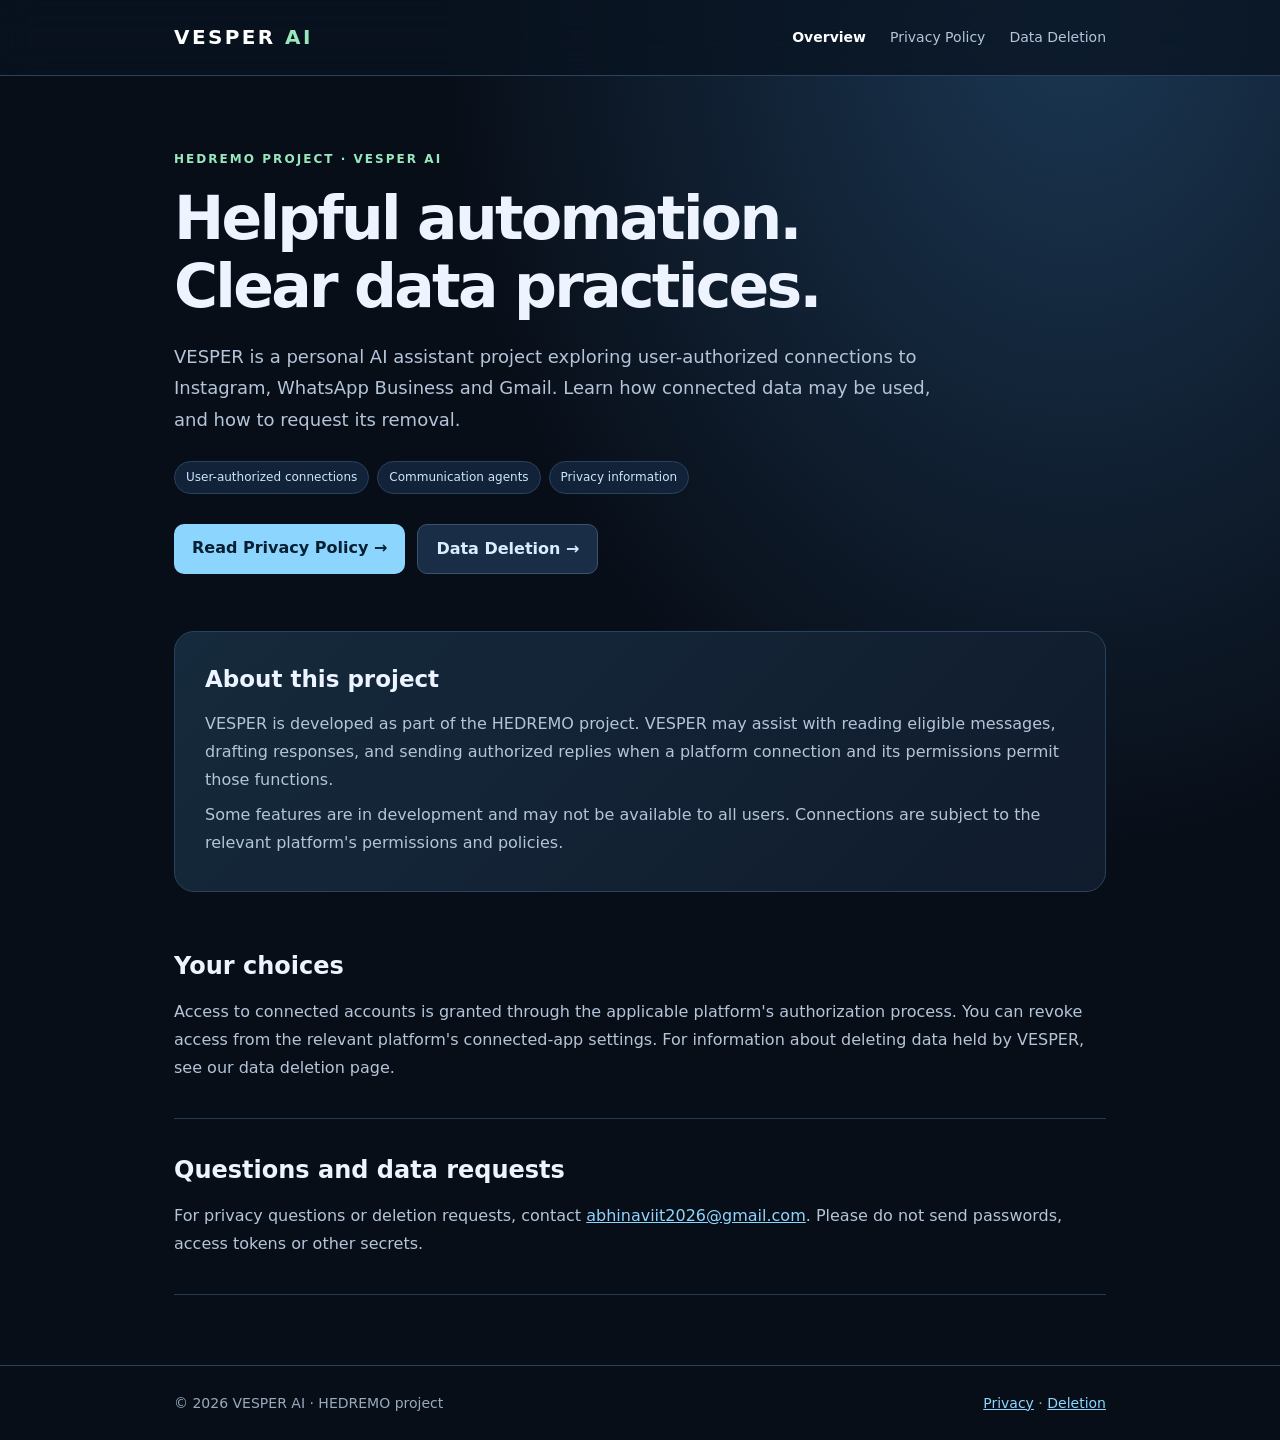
<file: index.html>
<!doctype html><html lang="en"><head><meta charset="utf-8"><meta name="viewport" content="width=device-width, initial-scale=1"><meta name="description" content="VESPER AI — privacy and data deletion information for connected messaging integrations."><title>VESPER AI | Privacy & Transparency</title><link rel="stylesheet" href="style.css"></head><body><header><div class="wrap nav"><a class="brand" href="index.html">VESPER <em>AI</em></a><nav aria-label="Main navigation"><a href="index.html" aria-current="page">Overview</a><a href="privacy-policy.html">Privacy Policy</a><a href="data-deletion.html">Data Deletion</a></nav></div></header><main><div class="wrap"><div class="hero"><div class="eyebrow">HEDREMO PROJECT · VESPER AI</div><h1>Helpful automation. Clear data practices.</h1><p class="lede">VESPER is a personal AI assistant project exploring user-authorized connections to Instagram, WhatsApp Business and Gmail. Learn how connected data may be used, and how to request its removal.</p><span class="chip">User-authorized connections</span><span class="chip">Communication agents</span><span class="chip">Privacy information</span><div class="links"><a class="btn" href="privacy-policy.html">Read Privacy Policy →</a><a class="btn alt" href="data-deletion.html">Data Deletion →</a></div></div><div class="panel"><h2>About this project</h2><p>VESPER is developed as part of the HEDREMO project. VESPER may assist with reading eligible messages, drafting responses, and sending authorized replies when a platform connection and its permissions permit those functions.</p><p>Some features are in development and may not be available to all users. Connections are subject to the relevant platform's permissions and policies.</p></div><div class="content"><section><h2>Your choices</h2><p>Access to connected accounts is granted through the applicable platform's authorization process. You can revoke access from the relevant platform's connected-app settings. For information about deleting data held by VESPER, see our data deletion page.</p></section><section><h2>Questions and data requests</h2><p>For privacy questions or deletion requests, contact <a href="mailto:abhinaviit2026@gmail.com">abhinaviit2026@gmail.com</a>. Please do not send passwords, access tokens or other secrets.</p></section></div></div></main><footer><div class="wrap"><span>© 2026 VESPER AI · HEDREMO project</span><span><a href="privacy-policy.html">Privacy</a> · <a href="data-deletion.html">Deletion</a></span></div></footer></body></html>
</file>
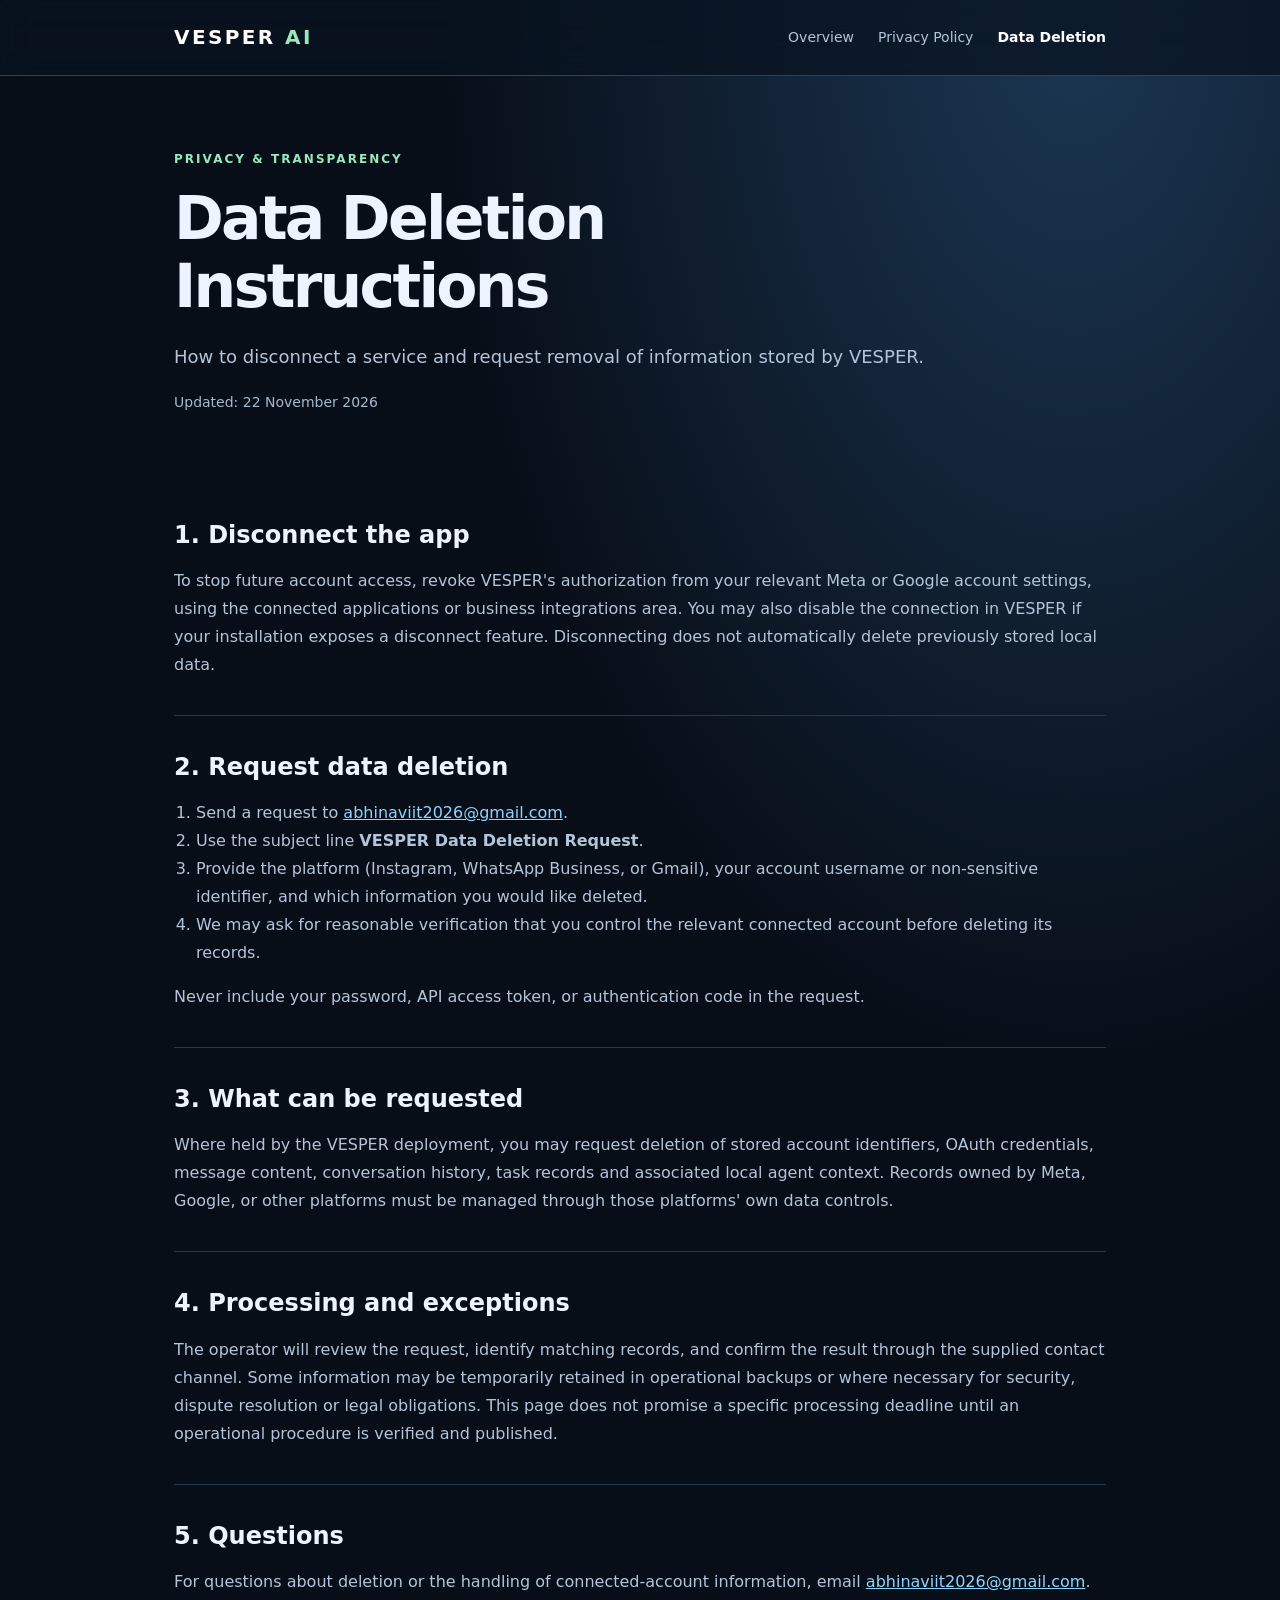
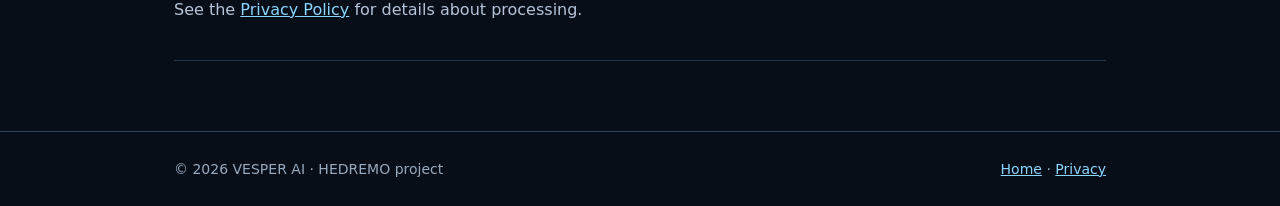
<file: data-deletion.html>
<!doctype html><html lang="en"><head><meta charset="utf-8"><meta name="viewport" content="width=device-width, initial-scale=1"><meta name="description" content="Instructions for deleting VESPER AI connected-account and messaging data."><title>Data Deletion Instructions | VESPER AI</title><link rel="stylesheet" href="style.css"></head><body><header><div class="wrap nav"><a class="brand" href="index.html">VESPER <em>AI</em></a><nav aria-label="Main navigation"><a href="index.html">Overview</a><a href="privacy-policy.html">Privacy Policy</a><a href="data-deletion.html" aria-current="page">Data Deletion</a></nav></div></header><main><div class="wrap"><div class="hero"><div class="eyebrow">Privacy & transparency</div><h1>Data Deletion Instructions</h1><p class="lede">How to disconnect a service and request removal of information stored by VESPER.</p><p class="last">Updated: 22 November 2026</p></div><div class="content"><section><h2>1. Disconnect the app</h2><p>To stop future account access, revoke VESPER's authorization from your relevant Meta or Google account settings, using the connected applications or business integrations area. You may also disable the connection in VESPER if your installation exposes a disconnect feature. Disconnecting does not automatically delete previously stored local data.</p></section><section><h2>2. Request data deletion</h2><ol><li>Send a request to <a href="mailto:abhinaviit2026@gmail.com">abhinaviit2026@gmail.com</a>.</li><li>Use the subject line <strong>VESPER Data Deletion Request</strong>.</li><li>Provide the platform (Instagram, WhatsApp Business, or Gmail), your account username or non-sensitive identifier, and which information you would like deleted.</li><li>We may ask for reasonable verification that you control the relevant connected account before deleting its records.</li></ol><p>Never include your password, API access token, or authentication code in the request.</p></section><section><h2>3. What can be requested</h2><p>Where held by the VESPER deployment, you may request deletion of stored account identifiers, OAuth credentials, message content, conversation history, task records and associated local agent context. Records owned by Meta, Google, or other platforms must be managed through those platforms' own data controls.</p></section><section><h2>4. Processing and exceptions</h2><p>The operator will review the request, identify matching records, and confirm the result through the supplied contact channel. Some information may be temporarily retained in operational backups or where necessary for security, dispute resolution or legal obligations. This page does not promise a specific processing deadline until an operational procedure is verified and published.</p></section><section><h2>5. Questions</h2><p>For questions about deletion or the handling of connected-account information, email <a href="mailto:abhinaviit2026@gmail.com">abhinaviit2026@gmail.com</a>. See the <a href="privacy-policy.html">Privacy Policy</a> for details about processing.</p></section></div></div></main><footer><div class="wrap"><span>© 2026 VESPER AI · HEDREMO project</span><span><a href="index.html">Home</a> · <a href="privacy-policy.html">Privacy</a></span></div></footer></body></html>
</file>
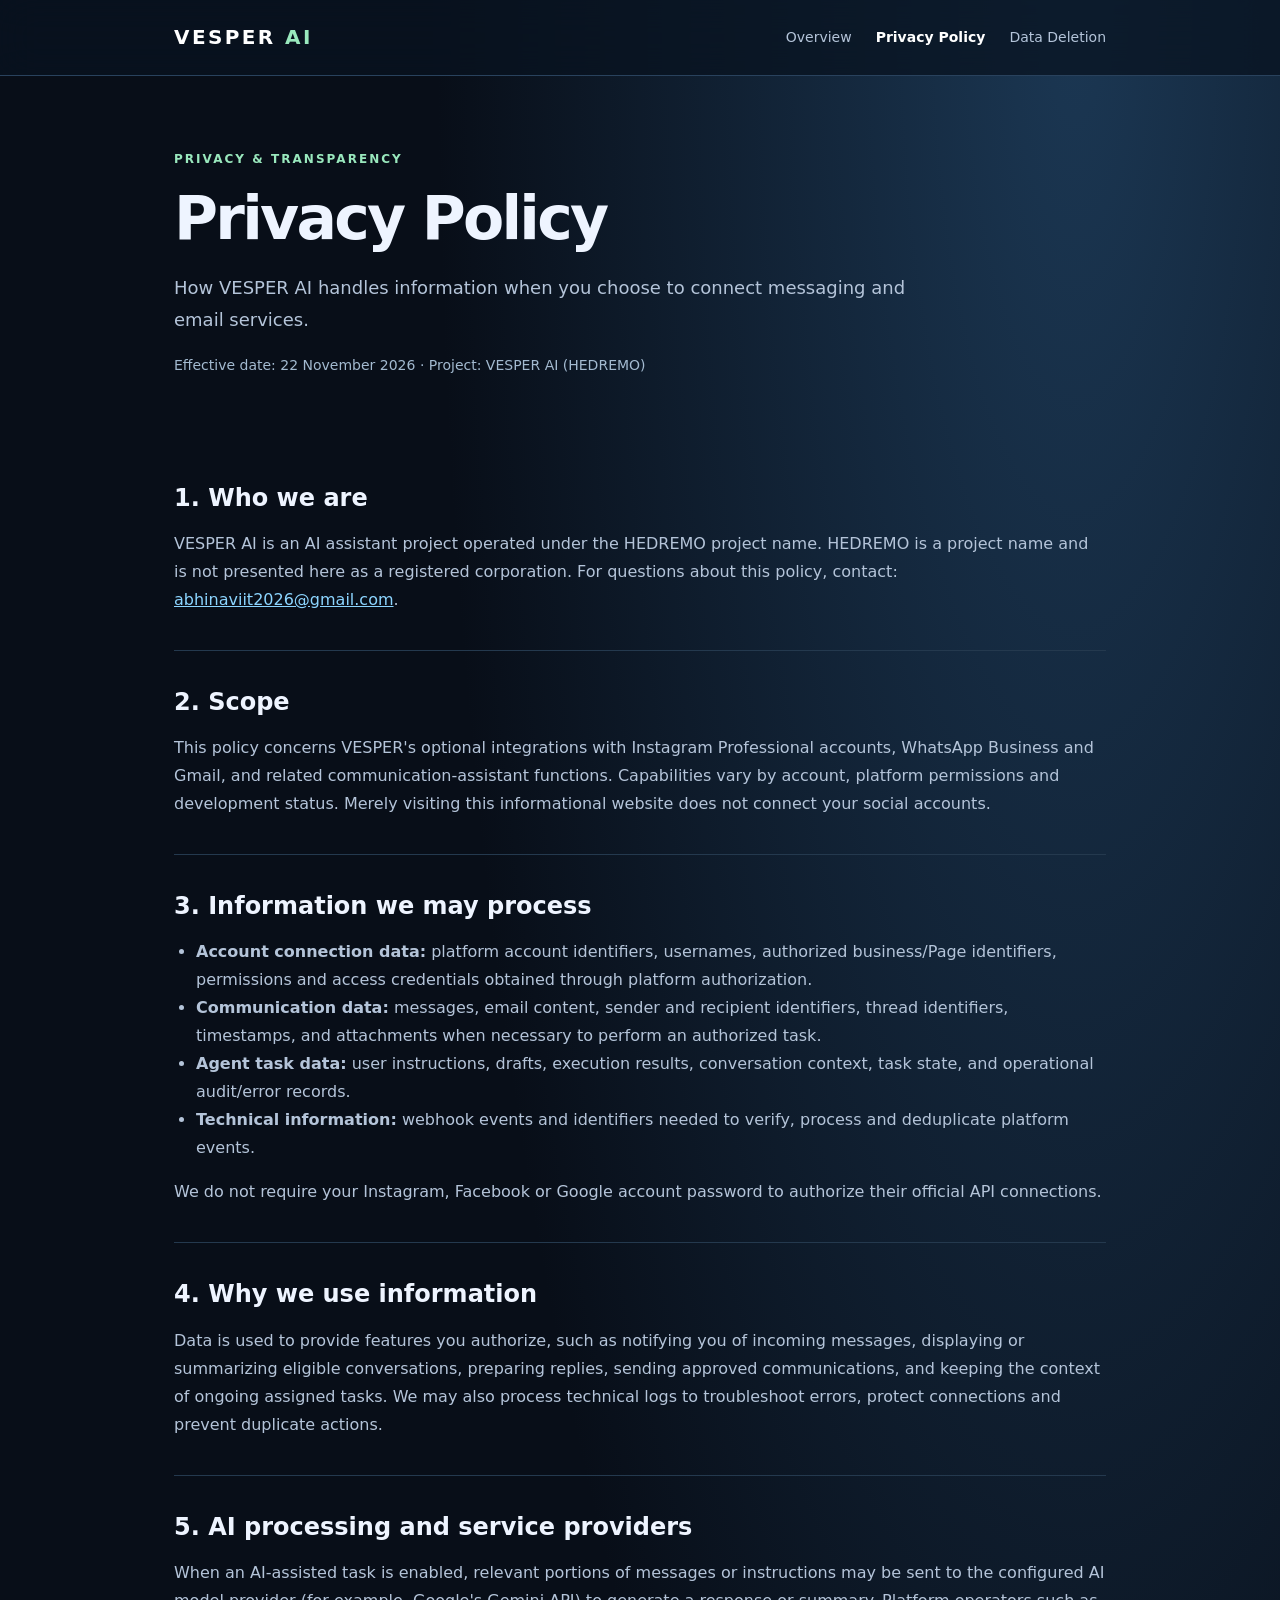
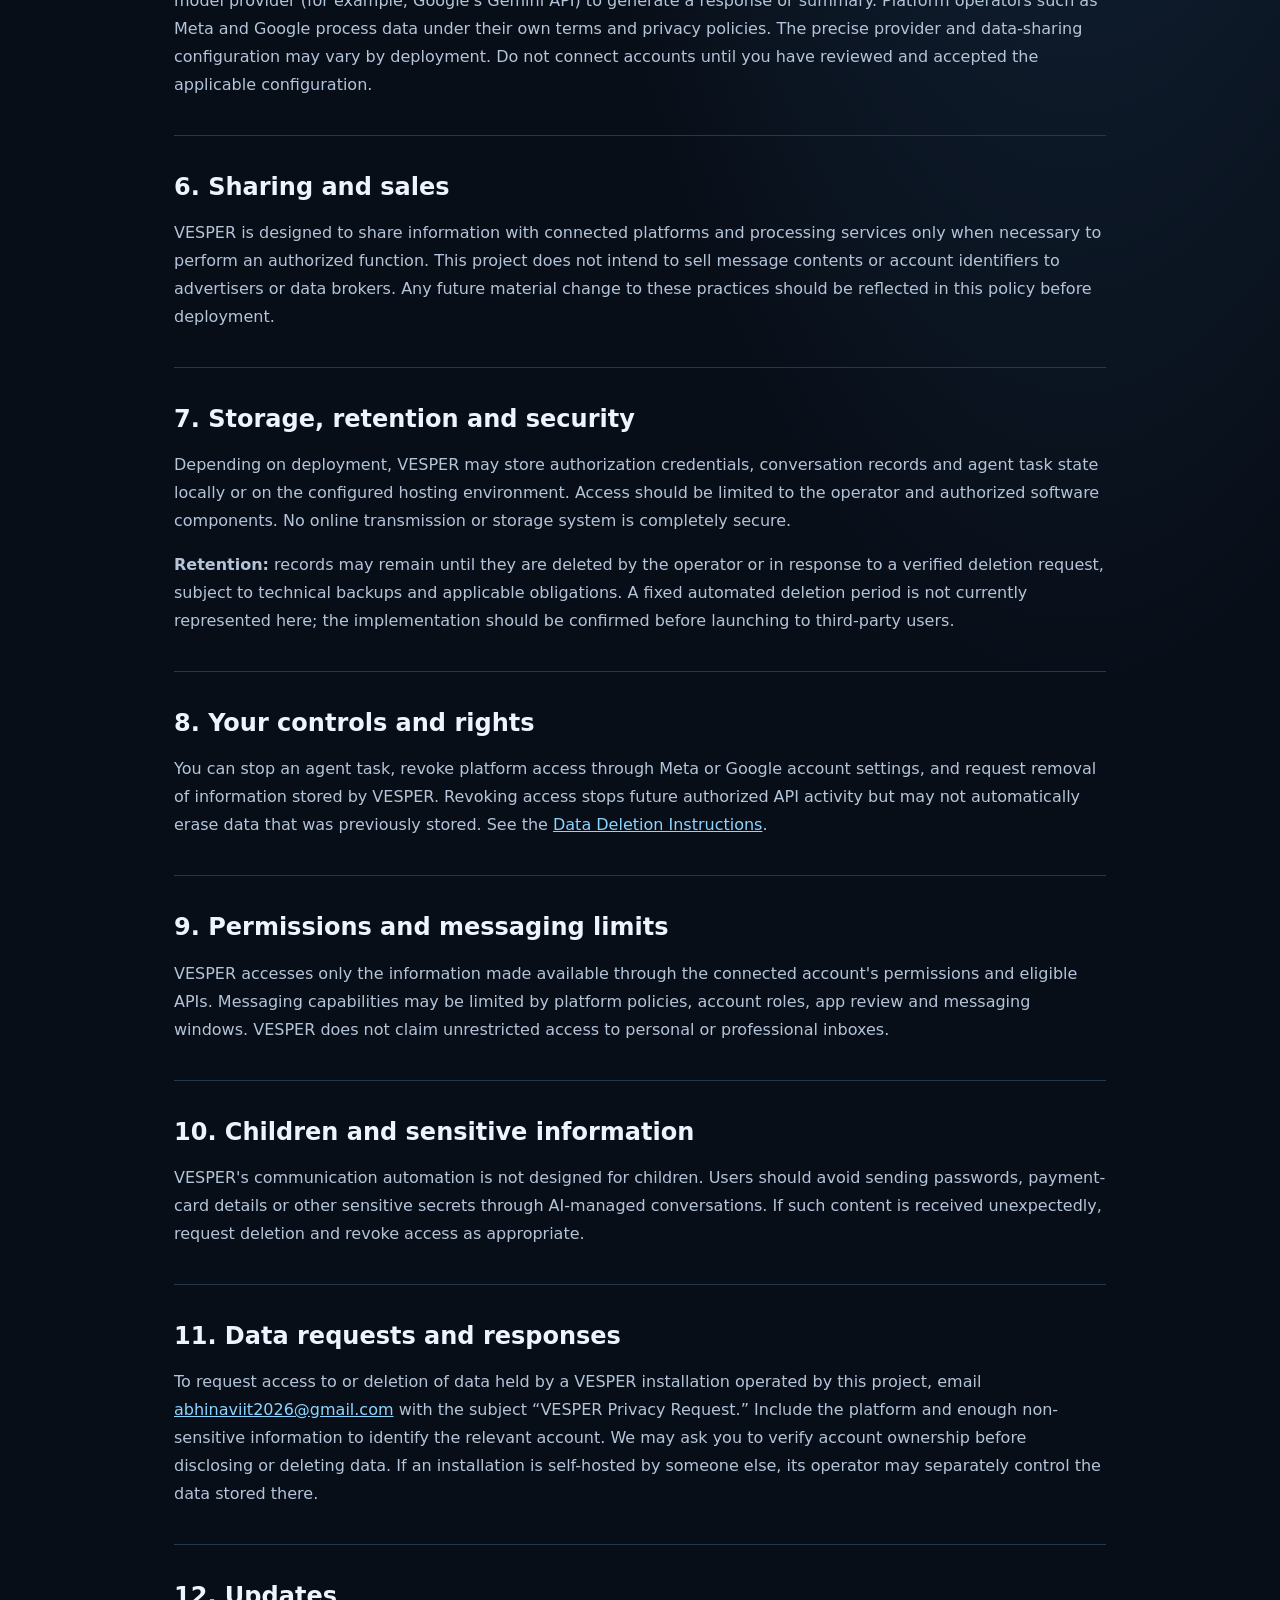
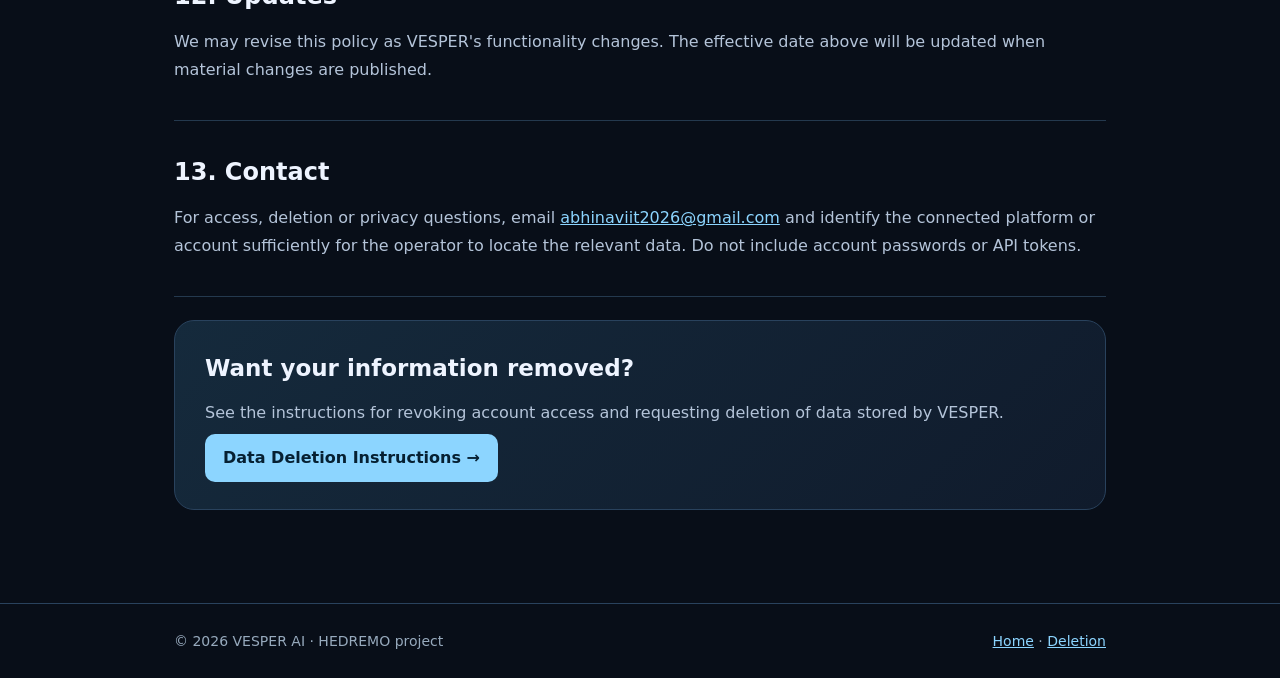
<file: privacy-policy.html>
<!doctype html><html lang="en"><head><meta charset="utf-8"><meta name="viewport" content="width=device-width, initial-scale=1"><meta name="description" content="VESPER AI privacy policy for Instagram, WhatsApp Business and Gmail integrations."><title>Privacy Policy | VESPER AI</title><link rel="stylesheet" href="style.css"></head><body><header><div class="wrap nav"><a class="brand" href="index.html">VESPER <em>AI</em></a><nav aria-label="Main navigation"><a href="index.html">Overview</a><a href="privacy-policy.html" aria-current="page">Privacy Policy</a><a href="data-deletion.html">Data Deletion</a></nav></div></header><main><div class="wrap"><div class="hero"><div class="eyebrow">Privacy & transparency</div><h1>Privacy Policy</h1><p class="lede">How VESPER AI handles information when you choose to connect messaging and email services.</p><p class="last">Effective date: 22 November 2026 · Project: VESPER AI (HEDREMO)</p></div><div class="content"><section><h2>1. Who we are</h2><p>VESPER AI is an AI assistant project operated under the HEDREMO project name. HEDREMO is a project name and is not presented here as a registered corporation. For questions about this policy, contact: <a href="mailto:abhinaviit2026@gmail.com">abhinaviit2026@gmail.com</a>.</p></section><section><h2>2. Scope</h2><p>This policy concerns VESPER's optional integrations with Instagram Professional accounts, WhatsApp Business and Gmail, and related communication-assistant functions. Capabilities vary by account, platform permissions and development status. Merely visiting this informational website does not connect your social accounts.</p></section><section><h2>3. Information we may process</h2><ul><li><strong>Account connection data:</strong> platform account identifiers, usernames, authorized business/Page identifiers, permissions and access credentials obtained through platform authorization.</li><li><strong>Communication data:</strong> messages, email content, sender and recipient identifiers, thread identifiers, timestamps, and attachments when necessary to perform an authorized task.</li><li><strong>Agent task data:</strong> user instructions, drafts, execution results, conversation context, task state, and operational audit/error records.</li><li><strong>Technical information:</strong> webhook events and identifiers needed to verify, process and deduplicate platform events.</li></ul><p>We do not require your Instagram, Facebook or Google account password to authorize their official API connections.</p></section><section><h2>4. Why we use information</h2><p>Data is used to provide features you authorize, such as notifying you of incoming messages, displaying or summarizing eligible conversations, preparing replies, sending approved communications, and keeping the context of ongoing assigned tasks. We may also process technical logs to troubleshoot errors, protect connections and prevent duplicate actions.</p></section><section><h2>5. AI processing and service providers</h2><p>When an AI-assisted task is enabled, relevant portions of messages or instructions may be sent to the configured AI model provider (for example, Google's Gemini API) to generate a response or summary. Platform operators such as Meta and Google process data under their own terms and privacy policies. The precise provider and data-sharing configuration may vary by deployment. Do not connect accounts until you have reviewed and accepted the applicable configuration.</p></section><section><h2>6. Sharing and sales</h2><p>VESPER is designed to share information with connected platforms and processing services only when necessary to perform an authorized function. This project does not intend to sell message contents or account identifiers to advertisers or data brokers. Any future material change to these practices should be reflected in this policy before deployment.</p></section><section><h2>7. Storage, retention and security</h2><p>Depending on deployment, VESPER may store authorization credentials, conversation records and agent task state locally or on the configured hosting environment. Access should be limited to the operator and authorized software components. No online transmission or storage system is completely secure.</p><p><strong>Retention:</strong> records may remain until they are deleted by the operator or in response to a verified deletion request, subject to technical backups and applicable obligations. A fixed automated deletion period is not currently represented here; the implementation should be confirmed before launching to third-party users.</p></section><section><h2>8. Your controls and rights</h2><p>You can stop an agent task, revoke platform access through Meta or Google account settings, and request removal of information stored by VESPER. Revoking access stops future authorized API activity but may not automatically erase data that was previously stored. See the <a href="data-deletion.html">Data Deletion Instructions</a>.</p></section><section><h2>9. Permissions and messaging limits</h2><p>VESPER accesses only the information made available through the connected account's permissions and eligible APIs. Messaging capabilities may be limited by platform policies, account roles, app review and messaging windows. VESPER does not claim unrestricted access to personal or professional inboxes.</p></section><section><h2>10. Children and sensitive information</h2><p>VESPER's communication automation is not designed for children. Users should avoid sending passwords, payment-card details or other sensitive secrets through AI-managed conversations. If such content is received unexpectedly, request deletion and revoke access as appropriate.</p></section><section><h2>11. Data requests and responses</h2><p>To request access to or deletion of data held by a VESPER installation operated by this project, email <a href="mailto:abhinaviit2026@gmail.com">abhinaviit2026@gmail.com</a> with the subject “VESPER Privacy Request.” Include the platform and enough non-sensitive information to identify the relevant account. We may ask you to verify account ownership before disclosing or deleting data. If an installation is self-hosted by someone else, its operator may separately control the data stored there.</p></section><section><h2>12. Updates</h2><p>We may revise this policy as VESPER's functionality changes. The effective date above will be updated when material changes are published.</p></section><section><h2>13. Contact</h2><p>For access, deletion or privacy questions, email <a href="mailto:abhinaviit2026@gmail.com">abhinaviit2026@gmail.com</a> and identify the connected platform or account sufficiently for the operator to locate the relevant data. Do not include account passwords or API tokens.</p></section></div><div class="panel"><h2>Want your information removed?</h2><p>See the instructions for revoking account access and requesting deletion of data stored by VESPER.</p><a class="btn" href="data-deletion.html">Data Deletion Instructions →</a></div></div></main><footer><div class="wrap"><span>© 2026 VESPER AI · HEDREMO project</span><span><a href="index.html">Home</a> · <a href="data-deletion.html">Deletion</a></span></div></footer></body></html>
</file>
<file: style.css>
:root{--bg:#080e18;--card:#111c2d;--card2:#15253a;--text:#eef4ff;--muted:#b4c4d9;--line:#29425d;--a:#8cd5ff;--b:#99e8bd;--max:980px}*{box-sizing:border-box}html{scroll-behavior:smooth}body{margin:0;background:radial-gradient(ellipse at 84% 0%,#1b3753 0%,transparent 42%),var(--bg);color:var(--text);font-family:Inter,ui-sans-serif,system-ui,-apple-system,Segoe UI,Arial,sans-serif;line-height:1.75}a{color:var(--a)}a:hover{color:white}header{border-bottom:1px solid var(--line);background:#081321bf;position:sticky;top:0;backdrop-filter:blur(18px);z-index:10}.wrap{max-width:var(--max);padding:0 24px;margin:auto}.nav{display:flex;align-items:center;justify-content:space-between;gap:20px;min-height:75px}.brand{text-decoration:none;color:white;font-weight:850;letter-spacing:.12em;font-size:20px;white-space:nowrap}.brand em{font-style:normal;color:var(--b)}nav{display:flex;flex-wrap:wrap;gap:12px 24px}nav a{text-decoration:none;color:var(--muted);font-size:14px}nav a[aria-current=page]{color:white;font-weight:700}.hero{padding:73px 0 34px}.eyebrow{color:var(--b);font-size:12px;letter-spacing:.17em;text-transform:uppercase;font-weight:750}.hero h1{font-size:clamp(34px,6vw,60px);line-height:1.14;letter-spacing:-.045em;max-width:780px;margin:14px 0 20px}.lede{font-size:18px;color:var(--muted);max-width:780px}.chip{display:inline-block;margin:8px 8px 8px 0;padding:5px 11px;border:1px solid var(--line);background:#122239;border-radius:99px;font-size:12px;color:#cce6fb}.panel{padding:27px 30px;background:linear-gradient(135deg,#152a3c,#101b2c);border:1px solid var(--line);border-radius:20px;margin:23px 0}.panel h2{margin:0 0 10px;font-size:23px}.panel p{margin:7px 0;color:var(--muted)}main{padding-bottom:70px}.content section{padding:8px 0 20px;border-bottom:1px solid #24394e}.content h2{font-size:24px;margin:28px 0 10px;line-height:1.3}.content h3{font-size:18px}.content p,.content li{color:var(--muted)}.content ul,.content ol{padding-left:22px}.links{display:flex;flex-wrap:wrap;gap:12px;margin-top:22px}.btn{background:var(--a);color:#062032!important;text-decoration:none;display:inline-block;border-radius:10px;font-weight:750;padding:10px 18px}.btn.alt{background:#192e46;color:#d8eeff!important;border:1px solid #37536e}.notice{border-left:3px solid #ffd784;background:#2b251b;color:#ffe8ae;border-radius:8px;padding:12px 18px}.notice strong{color:white}.small{font-size:14px}.last{color:#a3bad0;margin:16px 0 35px;font-size:14px}footer{border-top:1px solid var(--line);padding:25px 0;color:#97aabd;font-size:14px}footer .wrap{display:flex;justify-content:space-between;gap:16px;flex-wrap:wrap}code{background:#1b2d43;border-radius:5px;padding:2px 5px;color:#a8e4fd;overflow-wrap:anywhere}@media(max-width:650px){.nav{align-items:flex-start;flex-direction:column;padding-top:15px;padding-bottom:15px;gap:8px}.hero{padding-top:43px}.panel{padding:22px 20px}nav{gap:8px 16px}}
</file>
